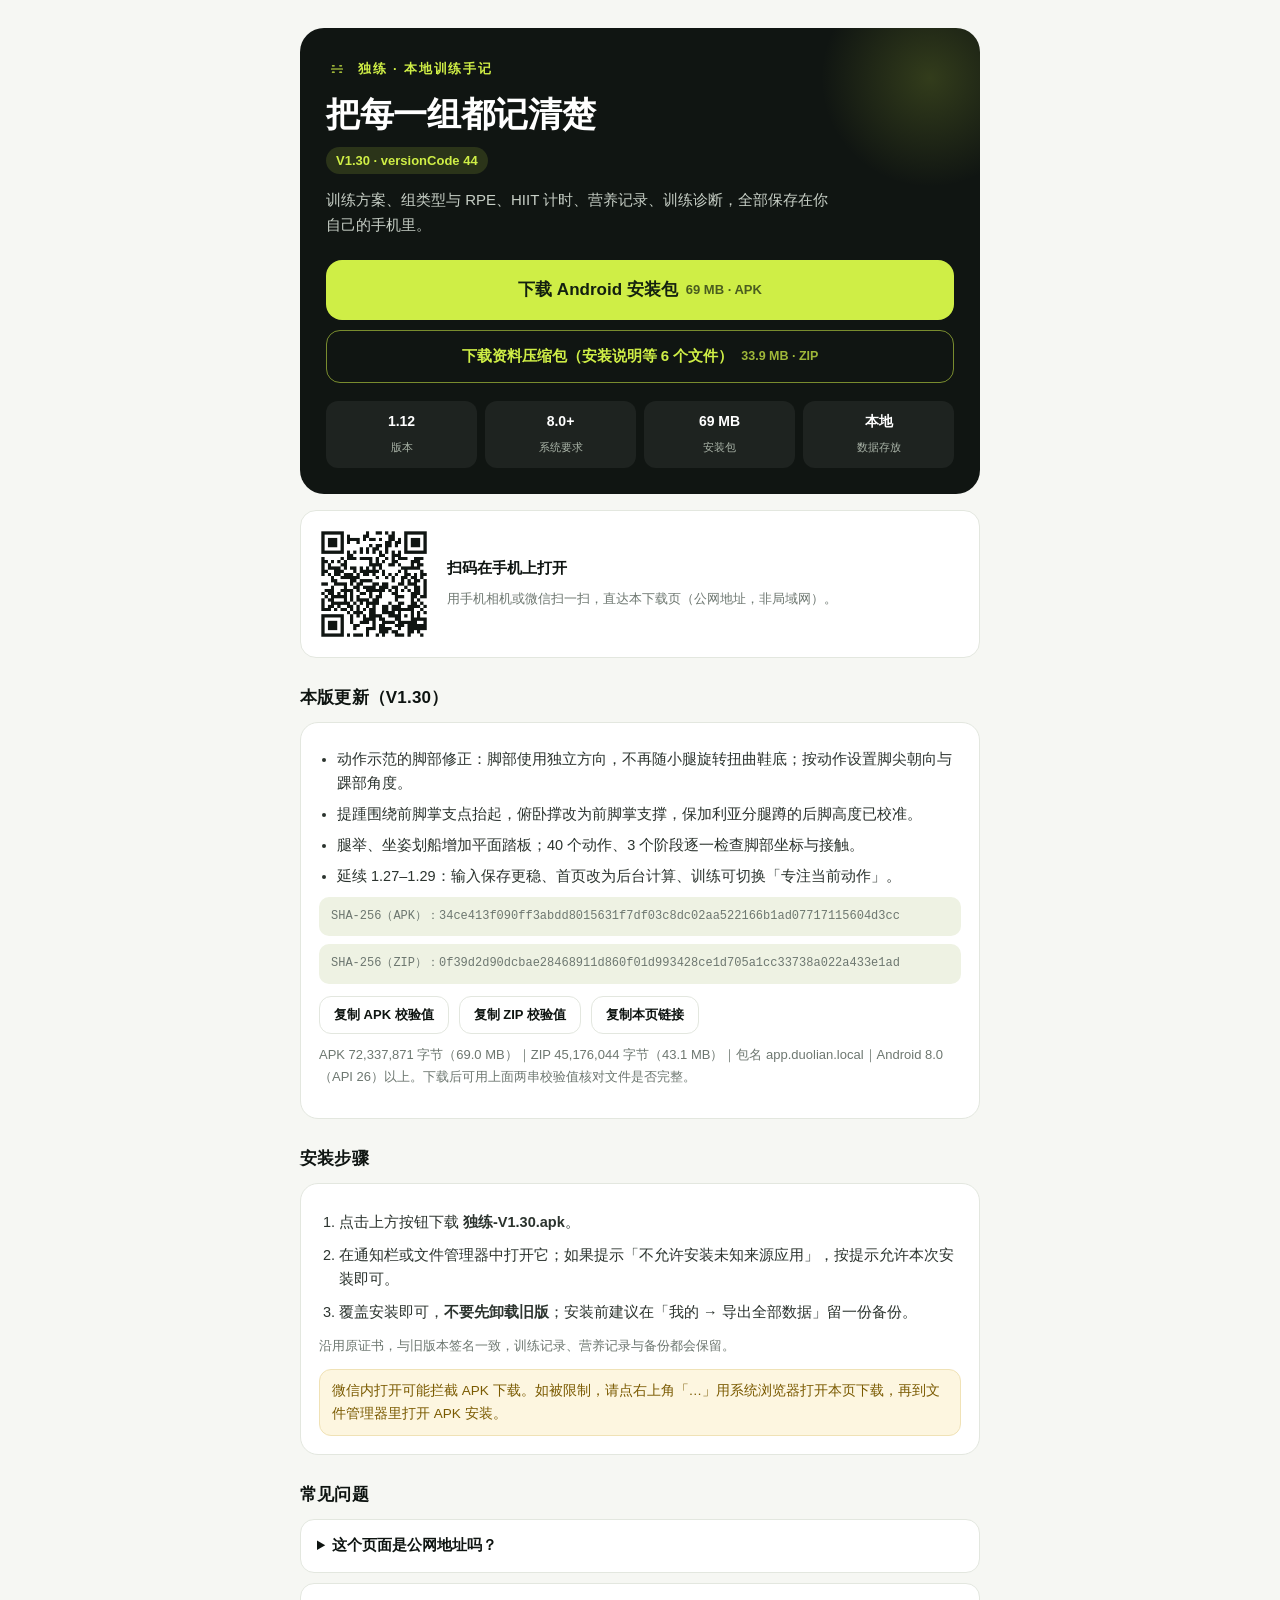
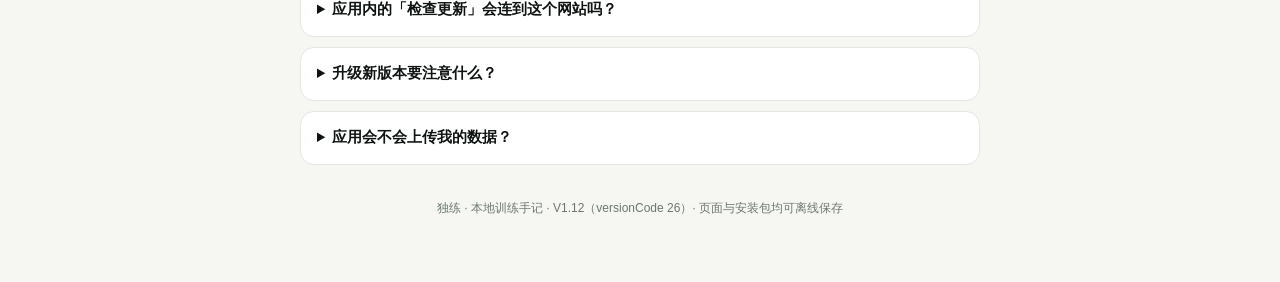
<file: index.html>
<!doctype html>
<html lang="zh-CN">
<head>
<meta charset="UTF-8">
<meta name="viewport" content="width=device-width,initial-scale=1">
<meta name="theme-color" content="#101512">
<title>独练 V1.30 · 下载</title>
<meta name="description" content="独练是一款本地训练手记 App，支持训练方案、RPE、HIIT 计时、营养记录与训练诊断。这里是 V1.30 官方安装包下载页。">
<link rel="icon" type="image/svg+xml" href="[data-uri]">
<style>
:root{
  --ink:#0e1411;--paper:#f6f7f3;--card:#ffffff;--muted:#6d7770;--line:#e3e7df;
  --night:#101512;--volt:#cfee46;--soft:#eef2e3;
}
*{box-sizing:border-box}
html,body{margin:0;padding:0}
body{
  font-family:-apple-system,BlinkMacSystemFont,"Segoe UI","PingFang SC","Hiragino Sans GB","Microsoft YaHei",sans-serif;
  background:var(--paper);color:var(--ink);line-height:1.65;-webkit-font-smoothing:antialiased;
}
.wrap{max-width:720px;margin:0 auto;padding:28px 20px 64px}
.hero{
  background:var(--night);border-radius:24px;padding:30px 26px 26px;color:#fff;position:relative;overflow:hidden;
}
.hero:after{
  content:"";position:absolute;right:-60px;top:-60px;width:220px;height:220px;border-radius:50%;
  background:radial-gradient(circle,rgba(207,238,70,.18),transparent 70%);
}
.brand{display:flex;align-items:center;gap:10px;font-size:13px;letter-spacing:.14em;color:var(--volt);font-weight:700}
.brand svg{width:22px;height:22px}
h1{margin:14px 0 6px;font-size:34px;line-height:1.2;letter-spacing:-.01em}
.ver{display:inline-block;margin-top:6px;padding:3px 10px;border-radius:999px;background:rgba(207,238,70,.14);
  color:var(--volt);font-size:13px;font-weight:700}
.lead{margin:14px 0 0;color:#c7cfc6;font-size:15px;max-width:34em}
.btn{display:flex;align-items:center;justify-content:center;gap:8px;width:100%;margin-top:22px;
  background:var(--volt);color:#13200f;text-decoration:none;font-weight:800;font-size:17px;
  padding:16px;border-radius:16px;transition:transform .12s ease,filter .12s ease}
.btn:hover{filter:brightness(1.04)}
.btn:active{transform:scale(.99)}
.btn small{font-weight:600;opacity:.7;font-size:13px}
.sub{display:flex;align-items:center;justify-content:center;gap:8px;width:100%;margin-top:10px;
  background:transparent;color:#13200f;text-decoration:none;font-weight:700;font-size:15px;
  padding:13px;border-radius:14px;border:1px solid rgba(207,238,70,.55);color:var(--volt)}
.sub:hover{background:rgba(207,238,70,.10)}
.sub small{font-weight:600;opacity:.75;font-size:12.5px}
.meta{display:grid;grid-template-columns:repeat(4,1fr);gap:8px;margin-top:18px}
.meta div{background:rgba(255,255,255,.06);border-radius:12px;padding:9px 8px;text-align:center}
.meta b{display:block;font-size:14px}
.meta span{font-size:11px;color:#a9b3a7}
section{margin-top:26px}
h2{font-size:17px;margin:0 0 10px;letter-spacing:.01em}
.card{background:var(--card);border:1px solid var(--line);border-radius:18px;padding:18px}
ul{margin:0;padding-left:18px}
li{margin:7px 0;font-size:14.5px;color:#2b332e}
ol{margin:0;padding-left:20px}
ol li{margin:9px 0}
.hash{font-family:ui-monospace,SFMono-Regular,Menlo,Consolas,monospace;font-size:12px;color:var(--muted);
  word-break:break-all;background:var(--soft);border-radius:10px;padding:10px 12px;margin-top:8px}
.row{display:flex;gap:10px;flex-wrap:wrap;margin-top:12px}
.ghost{border:1px solid var(--line);background:#fff;color:var(--ink);border-radius:12px;padding:9px 14px;
  font-size:13px;font-weight:600;cursor:pointer}
.ghost:hover{background:var(--soft)}
.note{font-size:13px;color:var(--muted);margin-top:10px}
.warn{font-size:13.5px;color:#7a5a00;background:#fdf6e0;border:1px solid #f0e2b6;border-radius:12px;padding:10px 12px;margin-top:10px}
details{background:var(--card);border:1px solid var(--line);border-radius:14px;padding:14px 16px;margin-top:10px}
summary{cursor:pointer;font-weight:650;font-size:14.5px}
details p{margin:8px 0 0;font-size:14px;color:#3a423d}
footer{margin-top:34px;text-align:center;font-size:12px;color:var(--muted)}
@media (max-width:420px){
  h1{font-size:28px}.meta{grid-template-columns:repeat(2,1fr)}.wrap{padding:18px 14px 48px}
}
.qr{display:flex;gap:14px;align-items:center;margin-top:16px;background:#fff;border:1px solid var(--line);border-radius:16px;padding:14px}
.qr img{width:118px;height:118px;border-radius:10px;background:#fff;flex:0 0 auto}
.qr b{display:block;font-size:15px;margin-bottom:4px}
.qr span{font-size:12.5px;color:var(--muted);line-height:1.5}
@media (max-width:420px){.qr img{width:96px;height:96px}}
</style>
</head>
<body>
<div class="wrap">

  <div class="hero">
    <div class="brand">
      <svg viewBox="0 0 48 48" fill="none" aria-hidden="true"><path d="M12 24h24M14 17h4M14 31h4M30 17h4M30 31h4" stroke="#cfee46" stroke-width="2.6" stroke-linecap="round"/></svg>
      独练 · 本地训练手记
    </div>
    <h1>把每一组都记清楚</h1>
    <div class="ver">V1.30 · versionCode 44</div>
    <p class="lead">训练方案、组类型与 RPE、HIIT 计时、营养记录、训练诊断，全部保存在你自己的手机里。</p>
    <a class="btn" id="dl" href="独练-V1.30.apk" download>
      下载 Android 安装包
      <small>69 MB · APK</small>
    </a>
    <a class="sub" id="dlzip" href="独练-V1.30-脚部修正版.zip" download>
      下载资料压缩包（安装说明等 6 个文件）
      <small>33.9 MB · ZIP</small>
    </a>
    <div class="meta">
      <div><b>1.12</b><span>版本</span></div>
      <div><b>8.0+</b><span>系统要求</span></div>
      <div><b>69 MB</b><span>安装包</span></div>
      <div><b>本地</b><span>数据存放</span></div>
    </div>
  </div>

  <div class="qr">
    <img src="qr-download.png" alt="扫码打开独练 V1.25 下载页" width="118" height="118">
    <div><b>扫码在手机上打开</b><span>用手机相机或微信扫一扫，直达本下载页（公网地址，非局域网）。</span></div>
  </div>

  <section>
    <h2>本版更新（V1.30）</h2>
    <div class="card">
      <ul>
        <li>动作示范的脚部修正：脚部使用独立方向，不再随小腿旋转扭曲鞋底；按动作设置脚尖朝向与踝部角度。</li>
        <li>提踵围绕前脚掌支点抬起，俯卧撑改为前脚掌支撑，保加利亚分腿蹲的后脚高度已校准。</li>
        <li>腿举、坐姿划船增加平面踏板；40 个动作、3 个阶段逐一检查脚部坐标与接触。</li>
        <li>延续 1.27–1.29：输入保存更稳、首页改为后台计算、训练可切换「专注当前动作」。</li>
      </ul>
      <div class="hash" id="hash">SHA-256（APK）：34ce413f090ff3abdd8015631f7df03c8dc02aa522166b1ad07717115604d3cc</div>
      <div class="hash" id="hashzip">SHA-256（ZIP）：0f39d2d90dcbae28468911d860f01d993428ce1d705a1cc33738a022a433e1ad</div>
      <div class="row">
        <button class="ghost" onclick="copyText(document.getElementById('hash').textContent.replace('SHA-256（APK）：',''))">复制 APK 校验值</button>
        <button class="ghost" onclick="copyText(document.getElementById('hashzip').textContent.replace('SHA-256（ZIP）：',''))">复制 ZIP 校验值</button>
        <button class="ghost" onclick="copyText(location.href)">复制本页链接</button>
      </div>
      <p class="note">APK 72,337,871 字节（69.0 MB）｜ZIP 45,176,044 字节（43.1 MB）｜包名 app.duolian.local｜Android 8.0（API 26）以上。下载后可用上面两串校验值核对文件是否完整。</p>
    </div>
  </section>

  <section>
    <h2>安装步骤</h2>
    <div class="card">
      <ol>
        <li>点击上方按钮下载 <b>独练-V1.30.apk</b>。</li>
        <li>在通知栏或文件管理器中打开它；如果提示「不允许安装未知来源应用」，按提示允许本次安装即可。</li>
        <li>覆盖安装即可，<b>不要先卸载旧版</b>；安装前建议在「我的 → 导出全部数据」留一份备份。</li>
      </ol>
      <p class="note">沿用原证书，与旧版本签名一致，训练记录、营养记录与备份都会保留。</p>
      <div class="warn">微信内打开可能拦截 APK 下载。如被限制，请点右上角「…」用系统浏览器打开本页下载，再到文件管理器里打开 APK 安装。</div>
    </div>
  </section>

  <section>
    <h2>常见问题</h2>
    <details>
      <summary>这个页面是公网地址吗？</summary>
      <p>是。本页面托管在公网，任何人打开都能下载，不依赖电脑开机或同一 Wi-Fi。</p>
    </details>
    <details>
      <summary>应用内的「检查更新」会连到这个网站吗？</summary>
      <p>应用内检查更新使用构建时配置的更新清单地址。本地打包不会自动更新远端清单；本页下载可用于手动覆盖升级。</p>
    </details>
    <details>
      <summary>升级新版本要注意什么？</summary>
      <p>直接覆盖安装即可，不要卸载旧版；安装前建议导出一份数据备份。压缩包包含安装说明、使用说明、验证记录和资源许可。</p>
    </details>
    <details>
      <summary>应用会不会上传我的数据？</summary>
      <p>训练与营养记录保存在本机。联网用于更新、街道地图和用户选择的高德辅助定位；辅助定位会向高德提供定位所需的信息。</p>
    </details>
  </section>

  <footer>
    独练 · 本地训练手记 · V1.12（versionCode 26）· 页面与安装包均可离线保存
  </footer>
</div>

<script>
function copyText(text){
  if(navigator.clipboard && navigator.clipboard.writeText){
    navigator.clipboard.writeText(text).catch(function(){});
  } else {
    var t=document.createElement('textarea');t.value=text;document.body.appendChild(t);
    t.select();try{document.execCommand('copy')}catch(e){}document.body.removeChild(t);
  }
}
(function(){
  var sc=location.search||'';
  if(!sc) return;
  var dl=document.getElementById('dl'); if(dl){dl.href=dl.getAttribute('href')+sc;}
  var dz=document.getElementById('dlzip'); if(dz){dz.href=dz.getAttribute('href')+sc;}
})();
</script>
</body>
</html>
</file>
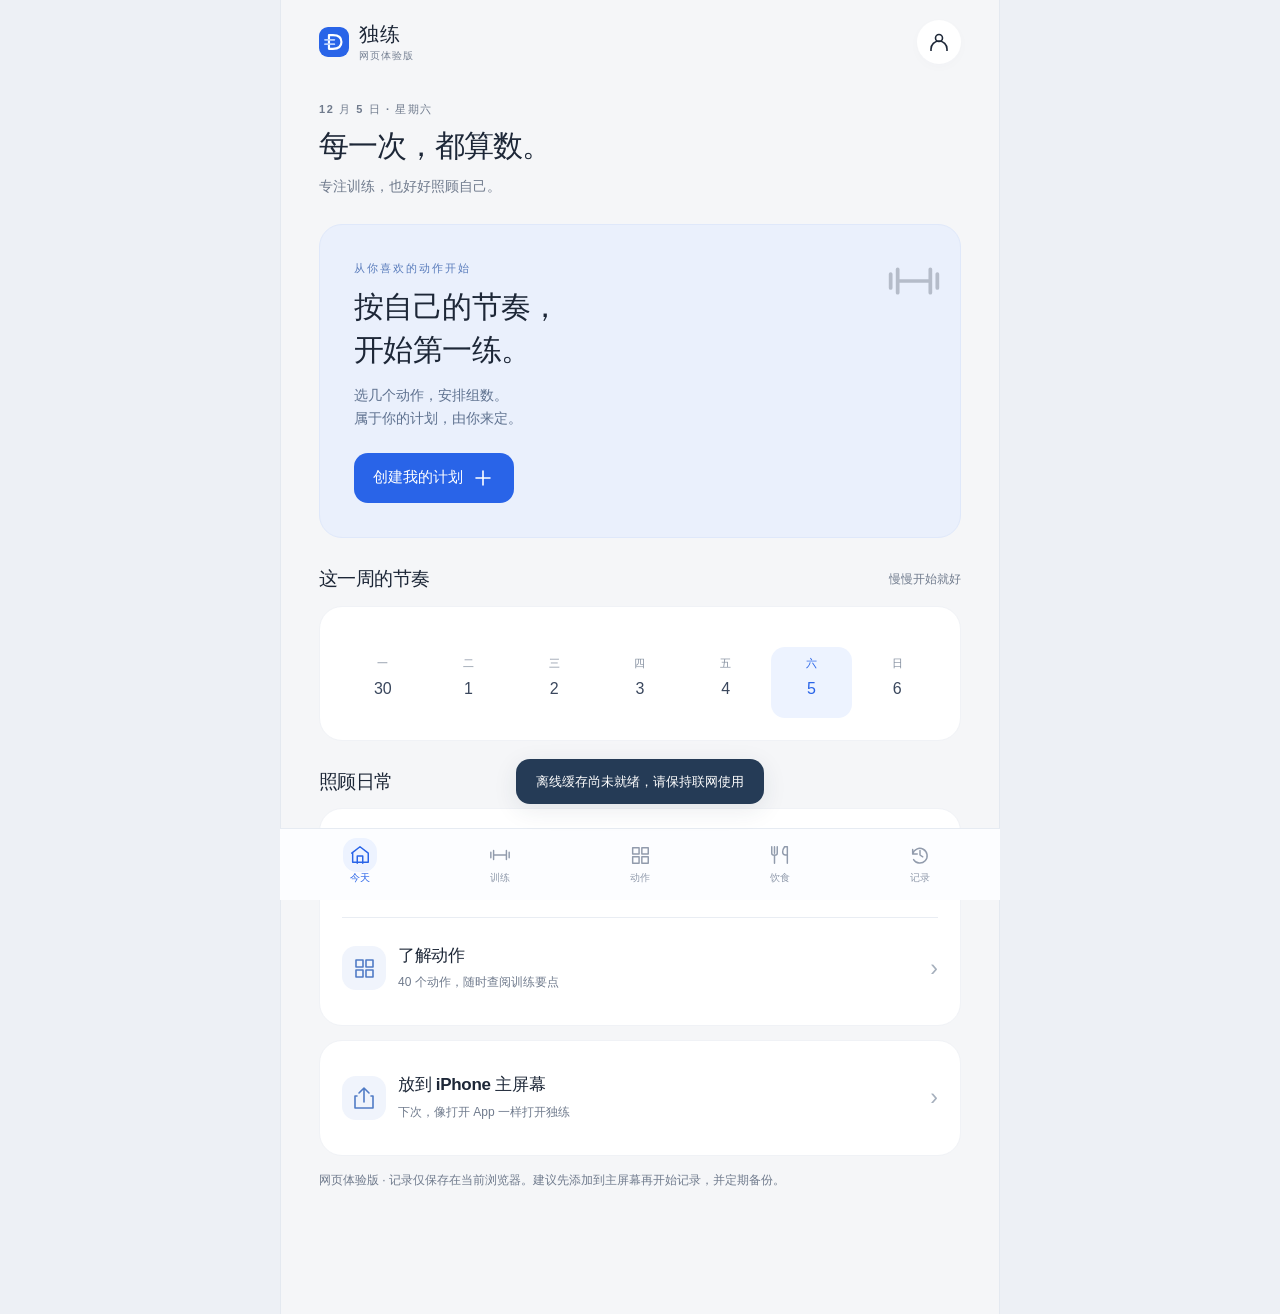
<file: 独练-iPhone网页体验版-V1.0/网站文件/index.html>
<!doctype html>
<html lang="zh-CN">
<head>
  <meta charset="utf-8">
  <meta name="viewport" content="width=device-width, initial-scale=1, viewport-fit=cover">
  <meta name="theme-color" content="#f5f6f8">
  <meta name="apple-mobile-web-app-capable" content="yes">
  <meta name="apple-mobile-web-app-status-bar-style" content="default">
  <meta name="apple-mobile-web-app-title" content="独练">
  <meta name="description" content="独练 iPhone 网页体验版。记录每一组训练，照顾每一天的饮食。">
  <meta name="referrer" content="no-referrer">
  <link rel="manifest" href="./manifest.webmanifest">
  <link rel="apple-touch-icon" href="./icon-180.png">
  <link rel="icon" href="./icon.svg" type="image/svg+xml">
  <link rel="stylesheet" href="./style.css">
  <title>独练 · iPhone 体验版</title>
</head>
<body>
  <a class="skip" href="#main">跳到主要内容</a>
  <div id="notice" role="status" hidden></div>
  <div id="shell">
    <header class="topbar"><a class="brand" href="#today" aria-label="独练首页"><img src="./icon.svg" width="30" height="30" alt=""><span>独练<span class="edition">网页体验版</span></span></a><button class="icon-button" data-action="profile" aria-label="我的与设置"><svg viewBox="0 0 24 24" fill="none" stroke="currentColor" stroke-width="1.6" aria-hidden="true"><circle cx="12" cy="8" r="3.5"/><path d="M4 21v-2a8 8 0 0 1 16 0v2"/></svg></button></header>
    <main id="main" tabindex="-1"><div class="empty"><h1>正在打开独练</h1><p>记录每一次，慢慢变得更好。</p></div></main>
    <nav id="nav" aria-label="主要页面"></nav>
  </div>
  <dialog id="sheet" aria-labelledby="sheet-title"><div class="sheet-top"><div><p id="sheet-kicker" class="eyebrow"></p><h2 id="sheet-title"></h2></div><button class="icon-button" data-action="close" aria-label="关闭弹窗">✕</button></div><div id="sheet-body"></div><p id="sheet-error" class="error" role="alert" hidden></p></dialog>
  <dialog id="confirmation" aria-labelledby="confirm-title"><h2 id="confirm-title">确认一下</h2><p id="confirm-message" class="caption"></p><div class="actions"><button class="secondary" data-answer="cancel">返回</button><button class="primary" data-answer="ok">确认</button></div></dialog>
  <div id="toast" role="status" aria-live="polite" hidden></div>
  <noscript><p>请在 Safari 设置中启用 JavaScript，然后重新打开此页面。</p></noscript>
  <script type="module" src="./app.js"></script>
</body>
</html>
</file>
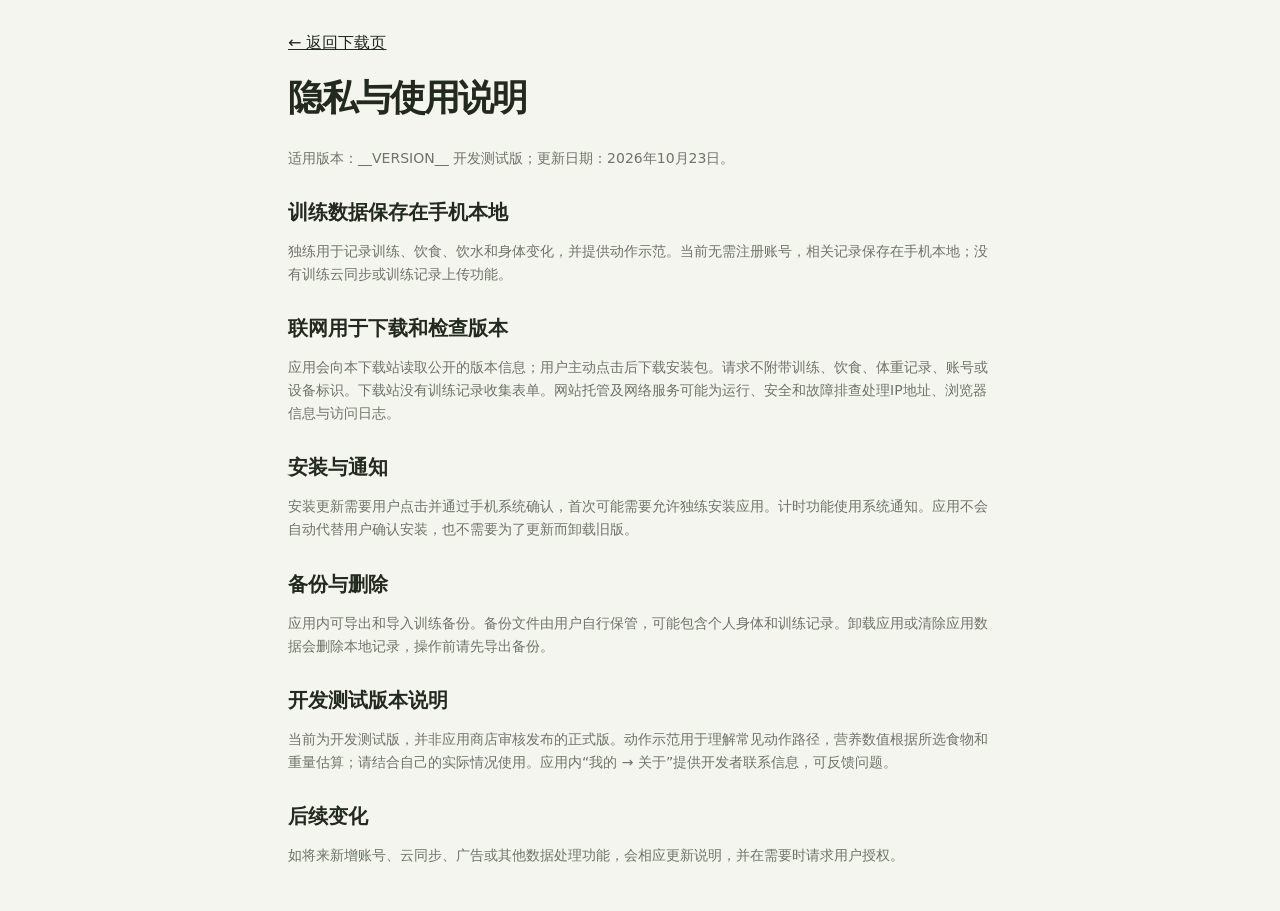
<file: tools/public-download-template/privacy.html>
<!doctype html><html lang="zh-CN"><head><meta charset="utf-8"><meta name="viewport" content="width=device-width,initial-scale=1"><meta name="robots" content="noindex,nofollow"><title>隐私与使用说明 · 独练</title><link rel="stylesheet" href="style.css"></head><body><main class="privacy"><a href="./">← 返回下载页</a><h1>隐私与使用说明</h1><p>适用版本：__VERSION__ 开发测试版；更新日期：2026年10月23日。</p><h2>训练数据保存在手机本地</h2><p>独练用于记录训练、饮食、饮水和身体变化，并提供动作示范。当前无需注册账号，相关记录保存在手机本地；没有训练云同步或训练记录上传功能。</p><h2>联网用于下载和检查版本</h2><p>应用会向本下载站读取公开的版本信息；用户主动点击后下载安装包。请求不附带训练、饮食、体重记录、账号或设备标识。下载站没有训练记录收集表单。网站托管及网络服务可能为运行、安全和故障排查处理IP地址、浏览器信息与访问日志。</p><h2>安装与通知</h2><p>安装更新需要用户点击并通过手机系统确认，首次可能需要允许独练安装应用。计时功能使用系统通知。应用不会自动代替用户确认安装，也不需要为了更新而卸载旧版。</p><h2>备份与删除</h2><p>应用内可导出和导入训练备份。备份文件由用户自行保管，可能包含个人身体和训练记录。卸载应用或清除应用数据会删除本地记录，操作前请先导出备份。</p><h2>开发测试版本说明</h2><p>当前为开发测试版，并非应用商店审核发布的正式版。动作示范用于理解常见动作路径，营养数值根据所选食物和重量估算；请结合自己的实际情况使用。应用内“我的 → 关于”提供开发者联系信息，可反馈问题。</p><h2>后续变化</h2><p>如将来新增账号、云同步、广告或其他数据处理功能，会相应更新说明，并在需要时请求用户授权。</p></main></body></html>
</file>
<file: 独练-iPhone网页体验版-V1.0/网站文件/style.css>
:root{font-family:-apple-system,BlinkMacSystemFont,"Segoe UI","PingFang SC","Microsoft YaHei",sans-serif;color:#1d2737;background:#f5f6f8;font-synthesis:none;--blue:#2964e8;--pale:#edf3ff;--muted:#707b8d;--line:#e9edf3;--red:#b74747;--green:#257d66;color-scheme:light}
*{box-sizing:border-box}body{margin:0;-webkit-tap-highlight-color:transparent}button,input,select,textarea{font:inherit}button,a,input,select,textarea{touch-action:manipulation}button{cursor:pointer;border:0}button:disabled{opacity:.45;cursor:default}button:focus-visible,a:focus-visible,input:focus-visible,select:focus-visible{outline:3px solid #89b4ff;outline-offset:3px}a{color:var(--blue);text-decoration:none}button{color:inherit;background:transparent}input,select,textarea{width:100%;min-width:0;max-width:100%;font-size:16px;border:1px solid #dbe1ea;border-radius:13px;padding:13px 12px;background:#fafbfd;color:#1d2737}input[type=checkbox]{width:22px;height:22px;accent-color:var(--blue);flex:0 0 22px}label{display:grid;gap:8px;font-size:14px;color:#4c586c}h1,h2,h3,p{margin:0}h1{font-size:30px;letter-spacing:-1px;line-height:1.25;font-weight:700}h2{font-size:23px;letter-spacing:-.6px;line-height:1.35}h3{font-size:17px;line-height:1.45;letter-spacing:-.3px}p{line-height:1.65}small{font-size:12px;line-height:1.6}svg{width:24px;height:24px;flex-shrink:0}.skip{position:absolute;left:-10000px}.skip:focus{left:10px;top:10px;z-index:99;background:white;padding:16px}.muted{color:var(--muted)}.eyebrow{font-size:11px;letter-spacing:1.6px;font-weight:600;color:var(--muted);margin-bottom:10px}.num{font-variant-numeric:tabular-nums}.nowrap{white-space:nowrap}.sr-only{position:absolute;width:1px;height:1px;overflow:hidden;clip:rect(0,0,0,0)}
#shell{max-width:720px;margin:auto}.topbar{padding:calc(env(safe-area-inset-top) + 20px) 24px 20px;display:flex;align-items:center;justify-content:space-between}.brand{display:flex;align-items:center;gap:10px;font-size:20px;font-weight:650;color:#1d2737;letter-spacing:1px}.brand img{border-radius:9px}.edition{display:block;font-size:10px;line-height:1.6;font-weight:400;color:#788395;letter-spacing:1px}.icon-button{display:inline-flex;width:44px;min-height:44px;align-items:center;justify-content:center;border-radius:50%;background:#fff;flex:0 0 44px}.topbar .icon-button{box-shadow:0 3px 12px #17325205}main{padding:8px 24px calc(110px + env(safe-area-inset-bottom));outline:none}.page-head{margin:10px 0 26px}.page-head p{margin-top:10px;color:var(--muted);font-size:14px}.page-head .eyebrow{margin-bottom:10px;font-size:11px}.section-head{display:flex;align-items:center;justify-content:space-between;gap:16px;margin:28px 0 14px}.section-head h2{font-size:19px}.text-button{font-size:13px;color:var(--blue);min-height:44px;padding:8px 4px}.card{background:#fff;border:1px solid #f0f2f6;border-radius:23px;padding:22px;margin-bottom:14px}.card p{font-size:14px}.hero{background:#eaf0fc;border:1px solid #dfe8fa;position:relative;overflow:hidden;padding:28px 24px}.hero h2{max-width:82%;font-size:26px;line-height:1.45;margin:8px 0 12px}.hero p{color:#5e718f;max-width:86%;margin-bottom:23px;font-size:14px}.hero .eyebrow{color:#587bbb;font-size:11px;letter-spacing:2px;margin:0}.hero-mark{position:absolute;right:18px;top:28px;width:56px;height:56px;opacity:.25}.hero-mark svg{width:100%;height:100%}.pill{display:inline-flex;align-items:center;gap:6px;background:var(--pale);color:#4c6caa;border-radius:99px;padding:6px 10px;font-size:11px;line-height:1.4}.primary,.secondary,.danger{display:inline-flex;align-items:center;justify-content:center;gap:8px;min-height:48px;padding:13px 19px;border-radius:14px;font-size:15px;font-weight:600;text-align:center}.primary{background:var(--blue);color:white}.secondary{background:#f0f3f8;color:#3f5576}.danger{background:#fff1f1;color:var(--red)}.full{width:100%}.actions{display:flex;gap:10px;flex-wrap:wrap;margin-top:20px}.actions>*{flex:1}.week{display:grid;grid-template-columns:repeat(7,minmax(0,1fr));gap:4px;text-align:center;margin-top:18px}.day{border-radius:14px;padding:9px 1px;color:#8590a0;font-size:11px}.day b{display:block;font-size:16px;font-weight:500;margin-top:9px;color:#3a475d}.day.today{background:#edf3ff;color:var(--blue)}.day.today b{color:var(--blue)}.day i{display:block;margin:7px auto 0;width:4px;height:4px;border-radius:50%;background:transparent}.day.done i{background:var(--blue)}.row{display:flex;align-items:center;gap:12px}.spread{justify-content:space-between}.grow{flex:1;min-width:0}.tile-icon{display:grid;place-items:center;width:44px;height:44px;border-radius:14px;background:#f0f4fc;color:#507bc5;flex-shrink:0}.tile-icon.green{background:#edf7f2;color:#4e8e78}.tile-icon.orange{background:#fff4e9;color:#bc8654}.row h3,.row p,.list-name{overflow-wrap:anywhere}.row p{color:var(--muted);margin-top:5px;font-size:12px}.row-link{width:100%;text-align:left;min-height:60px;padding:10px 0}.chevron{color:#a5afbc;font-size:23px;flex:0 0 auto}.rule{border:0;border-top:1px solid var(--line);margin:16px 0}.metrics{display:grid;grid-template-columns:repeat(auto-fit,minmax(90px,1fr));gap:16px;margin-top:16px}.metric strong{display:block;font-size:27px;font-weight:650;letter-spacing:-.7px;color:#273c5e;font-variant-numeric:tabular-nums}.metric strong small{font-size:12px;font-weight:400;color:var(--muted);letter-spacing:0;margin-left:5px}.metric span{display:block;color:var(--muted);font-size:12px;margin-top:5px}.empty{text-align:center;padding:38px 20px}.empty h2{font-size:22px}.empty p{font-size:14px;color:var(--muted);margin:13px auto 22px;max-width:300px}.empty-icon{display:grid;place-items:center;width:62px;height:62px;background:#edf3ff;border-radius:20px;color:#7595cf;margin:0 auto 20px}.empty-icon svg{width:30px;height:30px}.hint{padding:14px 16px;border-radius:14px;background:#eff3f9;color:#687a94;font-size:12px;line-height:1.7}.caption{font-size:12px;color:var(--muted);line-height:1.7;margin:14px 0}.plan-card h3{font-size:20px}.plan-card .preview{color:var(--muted);font-size:13px;margin:12px 0 18px;line-height:1.7}.plan-card .actions{margin-top:16px}.chips{display:flex;gap:8px;overflow:auto;padding:3px 2px 13px;scrollbar-width:none;margin:14px 0}.chip{border:1px solid transparent;padding:10px 15px;border-radius:99px;white-space:nowrap;background:white;color:#778194;font-size:13px;min-height:40px}.chip[aria-pressed=true]{background:#e8efff;color:var(--blue);border-color:#dce7ff}.search{background:#e9edf3;border:0;border-radius:14px;padding:15px 16px}.library-grid{display:grid;grid-template-columns:repeat(2,minmax(0,1fr));gap:12px}.exercise-card{padding:19px 17px;text-align:left;margin:0;display:flex;flex-direction:column;min-height:156px;justify-content:space-between}.exercise-card .muscle{font-size:11px;color:#7f8da2;letter-spacing:1px}.exercise-card h3{font-size:17px;margin:13px 0 7px}.exercise-card small{color:var(--muted)}.exercise-card .view{color:#7189ac;font-size:11px;margin-top:20px}.filter-empty{grid-column:1/-1}.training-top{background:#213654;color:white;border:0}.training-top .eyebrow,.training-top .muted{color:#a9b9d1}.training-top h2{font-size:24px}.timer{font-size:48px;font-weight:500;letter-spacing:-1.5px;font-variant-numeric:tabular-nums;line-height:1.1;margin:22px 0 12px}.progress{height:4px;border-radius:4px;background:#ffffff25;margin:20px 0 12px;overflow:hidden}.progress>span{display:block;height:100%;background:#a1c5ff;max-width:100%;transition:width .2s}.training-top .secondary{background:#ffffff16;color:#e4edfc}.training-top .actions{margin-top:18px}.set-labels,.set-row{display:grid;grid-template-columns:28px minmax(0,1fr) minmax(0,1fr) 44px;gap:8px;align-items:center}.set-labels{color:#8993a2;font-size:11px;text-align:center;margin:20px 0 8px}.set-row{margin:8px 0}.set-row input{padding:12px 6px;text-align:center;background:#f6f8fb;border-color:transparent;border-radius:11px}.set-row input:invalid{border-color:#da8e8e;background:#fff7f7}.set-index{text-align:center;color:#8a95a6;font-size:12px}.set-check{height:44px;width:44px;border-radius:12px;background:#eff2f7;color:#a4afbd;font-size:20px}.set-row.done .set-check{background:#e5f3ee;color:#30836a}.set-row.done input{color:#4b826d;background:#f0f7f3}.warmup-row{display:flex;gap:6px;justify-content:space-between;align-items:center;font-size:11px;color:#8d98a8;margin:0 0 12px 36px}.warmup-toggle{font-size:11px;min-height:32px;padding:5px;color:#7c8ca5}.warmup-toggle[aria-pressed=true]{color:#ad8b36}.rest-box{margin:14px 0;padding:13px 15px;background:#edf3ff;border-radius:15px;display:flex;align-items:center;justify-content:space-between;gap:12px;color:#4c6f9e;font-size:13px}.rest-box strong{font-size:20px;font-variant-numeric:tabular-nums}.nutrition-sum{background:#f1f6f3;border-color:#e9f0ec}.nutrition-sum .metric strong{color:#2f6f5b}.meal-head{margin-top:20px}.nutrition-bars{height:6px;border-radius:10px;overflow:hidden;display:flex;gap:3px;margin:24px 0 5px;background:#e3eae5}.nutrition-bars span:nth-child(1){background:#659a87}.nutrition-bars span:nth-child(2){background:#b7bf90}.nutrition-bars span:nth-child(3){background:#d2ac79}.food-row{padding:16px 0;border-bottom:1px solid var(--line)}.food-row:last-child{border:0}.food-row .amount{font-size:14px;white-space:nowrap;color:#4f6578}.date-control{max-width:180px;margin:14px 0}.history-date{color:#7b8a9d;font-size:11px;margin-bottom:8px}.history-card{width:100%;text-align:left}.history-card .metrics{margin-top:18px}.history-card .metric strong{font-size:22px}.detail-set{display:flex;justify-content:space-between;gap:12px;color:#66758b;font-size:14px;padding:12px 0;border-bottom:1px solid var(--line)}.detail-set:last-child{border:0}.badge-done{color:#38866c}.step-list{counter-reset:step;margin-top:22px}.step{display:flex;gap:14px;margin-bottom:22px}.step:before{counter-increment:step;content:counter(step);display:grid;place-items:center;flex:0 0 27px;height:27px;background:#edf3ff;border-radius:50%;color:#6687ba;font-size:12px}.step p{font-size:14px;color:#52627a}.warning-list{padding-left:20px;color:#788395;font-size:13px;line-height:1.8}.row-setting{border-bottom:1px solid var(--line);padding:15px 0}.row-setting:last-child{border-bottom:0}.row-setting button{width:100%;text-align:left}.row-setting strong{font-size:15px;font-weight:500}.row-setting small{display:block;color:var(--muted);margin-top:6px}.form-grid{display:grid;grid-template-columns:repeat(2,minmax(0,1fr));gap:16px}.form-stack{display:grid;gap:18px}.select-exercises{max-height:33vh;overflow:auto;border:1px solid var(--line);border-radius:15px;padding:5px 14px}.select-row{display:flex;align-items:center;gap:12px;min-height:58px;border-bottom:1px solid var(--line);font-size:14px}.select-row:last-child{border-bottom:0}.selected-order{display:flex;gap:6px;flex-wrap:wrap;max-height:150px;overflow:auto}.selected-order button{font-size:12px;background:#edf3ff;border-radius:9px;color:#5575aa;padding:10px;min-height:36px}.form-footer{display:flex;gap:12px;margin-top:24px}.form-footer>*{flex:1}.error{color:#a43d3d;background:#fff1f1;border:1px solid #f5d5d5;border-radius:12px;padding:13px;font-size:13px;line-height:1.7;margin-top:16px}.success-mark{width:56px;height:56px;border-radius:50%;display:grid;place-items:center;background:#eaf6f0;color:#3f8a70;margin-bottom:20px;font-size:28px}
#nav{position:fixed;bottom:0;left:50%;transform:translateX(-50%);width:100%;max-width:720px;background:#fcfdff;border-top:1px solid #e6ebf2;display:grid;grid-template-columns:repeat(5,minmax(0,1fr));padding:8px 10px calc(8px + env(safe-area-inset-bottom));z-index:5}#nav a{display:flex;flex-direction:column;align-items:center;justify-content:center;gap:5px;padding:7px 2px;color:#919bac;font-size:10px;min-height:51px}#nav a svg{width:22px;height:22px}#nav a[aria-current=page]{color:var(--blue)}#nav a[aria-current=page] svg{background:#edf3ff;border-radius:8px;box-shadow:0 0 0 6px #edf3ff}dialog{border:0;border-radius:26px 26px 0 0;bottom:0;top:auto;margin:0 auto;width:100%;max-width:620px;max-height:90dvh;padding:24px 24px calc(28px + env(safe-area-inset-bottom));background:white;color:inherit;overflow-y:auto;overscroll-behavior:contain}dialog::backdrop{background:#12243c65}.sheet-top{display:flex;align-items:flex-start;justify-content:space-between;gap:16px;margin-bottom:26px}.sheet-top .icon-button{background:#f3f5f8;width:36px;flex-basis:36px;min-height:36px;font-size:14px}.sheet-top h2{font-size:24px;overflow-wrap:anywhere}.sheet-top .eyebrow{margin-bottom:7px;font-size:10px}#toast{position:fixed;bottom:calc(96px + env(safe-area-inset-bottom));left:50%;transform:translateX(-50%);background:#253b56;color:white;font-size:13px;padding:13px 20px;border-radius:14px;box-shadow:0 6px 24px #22304b18;max-width:90%;z-index:20;line-height:1.5}#notice{background:#fff4dc;color:#7f6837;font-size:12px;padding:12px 20px;line-height:1.6;text-align:center}#notice button{font-weight:600;text-decoration:underline;margin-left:8px;min-height:36px}.install-list{padding-left:22px;color:#576880;font-size:14px;line-height:1.9}.install-list li{margin:12px 0}.legal{font-size:12px;line-height:1.8;color:var(--muted)}[hidden]{display:none!important}
@media(min-width:760px){body{background:#edf0f5}#shell{background:#f5f6f8;min-height:100vh;border-left:1px solid #e4e9f0;border-right:1px solid #e4e9f0}main{padding-left:38px;padding-right:38px}.topbar{padding-left:38px;padding-right:38px}dialog{bottom:5vh;border-radius:26px;max-height:85vh}.hero{padding:34px}.hero h2{font-size:30px}.library-grid{grid-template-columns:repeat(3,minmax(0,1fr))}}
@media(max-width:360px){main{padding-left:16px;padding-right:16px}.topbar{padding-left:16px;padding-right:16px}.card{padding:18px}.hero h2{font-size:24px}.library-grid{gap:9px}.exercise-card{padding:16px 13px}.exercise-card h3{font-size:15px}.set-labels,.set-row{gap:6px;grid-template-columns:23px minmax(0,1fr) minmax(0,1fr) 40px}.set-check{width:40px}.metrics{gap:12px}dialog{padding-left:20px;padding-right:20px}}
@media(prefers-reduced-motion:reduce){*,*::before,*::after{scroll-behavior:auto!important;transition:none!important}}
</file>
<file: tools/public-download-template/style.css>
:root{--ink:#22291f;--muted:#6c7567;--line:#dfe3d8;--volt:#d5f578;--paper:#f5f5ef;--radius:26px}*{box-sizing:border-box}body{margin:0;background:var(--paper);color:var(--ink);font-family:system-ui,-apple-system,"Segoe UI","Microsoft YaHei",sans-serif;line-height:1.65}main{max-width:1120px;padding:30px 28px;margin:auto}a{color:inherit}header{display:flex;align-items:center;justify-content:space-between;padding:8px 0 30px}.brand{text-decoration:none;display:flex;gap:12px;align-items:center;font-size:26px;font-weight:800;letter-spacing:2px}.brand svg{background:var(--ink);fill:var(--volt);border-radius:14px;padding:8px;width:48px;height:48px}.brand small{display:block;font-size:9px;letter-spacing:3px;color:var(--muted);line-height:1}.release-tag{font-size:11px;color:var(--muted);letter-spacing:1px}.hero{display:grid;grid-template-columns:1.05fr 1fr;gap:44px;padding-top:12px}.eyebrow{font-size:10px;letter-spacing:2px;font-weight:800;color:#566e34;margin:0 0 10px}h1{font-size:clamp(40px,5vw,62px);line-height:1.17;letter-spacing:-2px;margin:17px 0 23px}h2{font-size:25px;line-height:1.4;margin:0}h3{font-size:16px;line-height:1.45;margin:0 0 8px}.lead{color:var(--muted);font-size:16px;margin:0 0 22px}.feature-chips{display:flex;flex-wrap:wrap;gap:8px;margin-bottom:26px}.feature-chips span{font-size:11px;border:1px solid #d1d8c6;padding:5px 10px;border-radius:20px}.training{width:100%;height:215px;object-fit:cover;object-position:center 57%;border-radius:var(--radius);display:block}.download-card{background:#fff;border:1px solid var(--line);border-radius:var(--radius);padding:30px;align-self:stretch}.version{display:flex;flex-wrap:wrap;align-items:center;gap:12px}.version-dot{font-size:10px;background:#edf4df;border-radius:18px;padding:4px 9px;color:#4a652c}.muted{color:var(--muted);font-size:12px;margin:12px 0 25px}.download{display:flex;align-items:center;justify-content:space-between;gap:16px;background:var(--ink);color:var(--volt);text-decoration:none;padding:16px 20px;border-radius:15px;font-size:16px;font-weight:750;min-height:62px}.download:hover{background:#35452b}.download span:last-child{font-size:24px}.install-note{font-size:12px;color:var(--muted);margin:16px 0 23px}.divider{border-top:1px solid var(--line);margin-bottom:20px}.qr-row{display:flex;align-items:center;gap:18px}.qr-row img{width:135px;height:auto;max-width:43%;image-rendering:pixelated}.qr-row p{font-size:12px;color:var(--muted);margin:0 0 5px}.text-button{font-size:12px;color:#466329;border:0;background:none;padding:6px 0;cursor:pointer;font-family:inherit}.copy-status{font-size:12px;color:#466329;min-height:20px;margin:10px 0 0}.updates{display:grid;grid-template-columns:1fr 2fr;gap:30px;margin:42px 0 18px;padding:25px 28px;background:#e9eddf;border-radius:20px}.updates ul{margin:0;padding-left:18px;color:#536046;font-size:13px}.updates li+li{margin-top:9px}.steps{display:grid;grid-template-columns:repeat(3,1fr);gap:24px;margin:28px 0 43px}.steps article{border-top:1px solid #cdd5c1;padding-top:18px}.steps article>span{font-size:12px;letter-spacing:2px;color:#77866a;display:block;margin-bottom:12px}.steps p{font-size:13px;color:var(--muted);margin:0}.faq{padding:28px 0;border-top:1px solid var(--line)}.faq h2{font-size:22px;margin-bottom:20px}details{padding:15px 0;border-bottom:1px solid var(--line)}summary{font-size:14px;cursor:pointer}details p{font-size:13px;color:var(--muted);max-width:760px}code{font-size:11px;overflow-wrap:anywhere}footer{display:flex;justify-content:space-between;gap:20px;color:var(--muted);font-size:11px;padding:30px 0 10px}footer div{display:flex;flex-wrap:wrap;gap:15px}.wechat{background:#fff1d4;border:1px solid #e4ce9d;border-radius:18px;padding:18px 22px;margin-bottom:25px}.wechat p{font-size:13px;margin:6px 0}.secondary{border:1px solid #b6a278;border-radius:9px;background:transparent;padding:8px 12px;font-family:inherit;cursor:pointer}button:focus-visible,a:focus-visible,summary:focus-visible{outline:3px solid #6e8b42;outline-offset:4px}.privacy{max-width:760px;margin:auto}.privacy h1{font-size:36px;line-height:1.4}.privacy h2{font-size:20px;margin-top:28px}.privacy p,.privacy li{font-size:14px;color:var(--muted)}[hidden]{display:none!important}@media(max-width:740px){main{padding:20px 19px}.hero{grid-template-columns:1fr;gap:25px;padding-top:4px}header{padding-bottom:22px}.brand{font-size:23px}.release-tag{font-size:9px}h1{font-size:45px;margin:12px 0 18px}.training{height:165px}.download-card{padding:24px}.updates{grid-template-columns:1fr;gap:13px;margin-top:28px;padding:23px}.steps{grid-template-columns:1fr;gap:18px;margin:25px 0}.steps article{display:block;padding-top:14px}.steps article>span{margin-bottom:7px}footer{flex-direction:column;gap:10px}.qr-row{gap:15px}}
</file>
